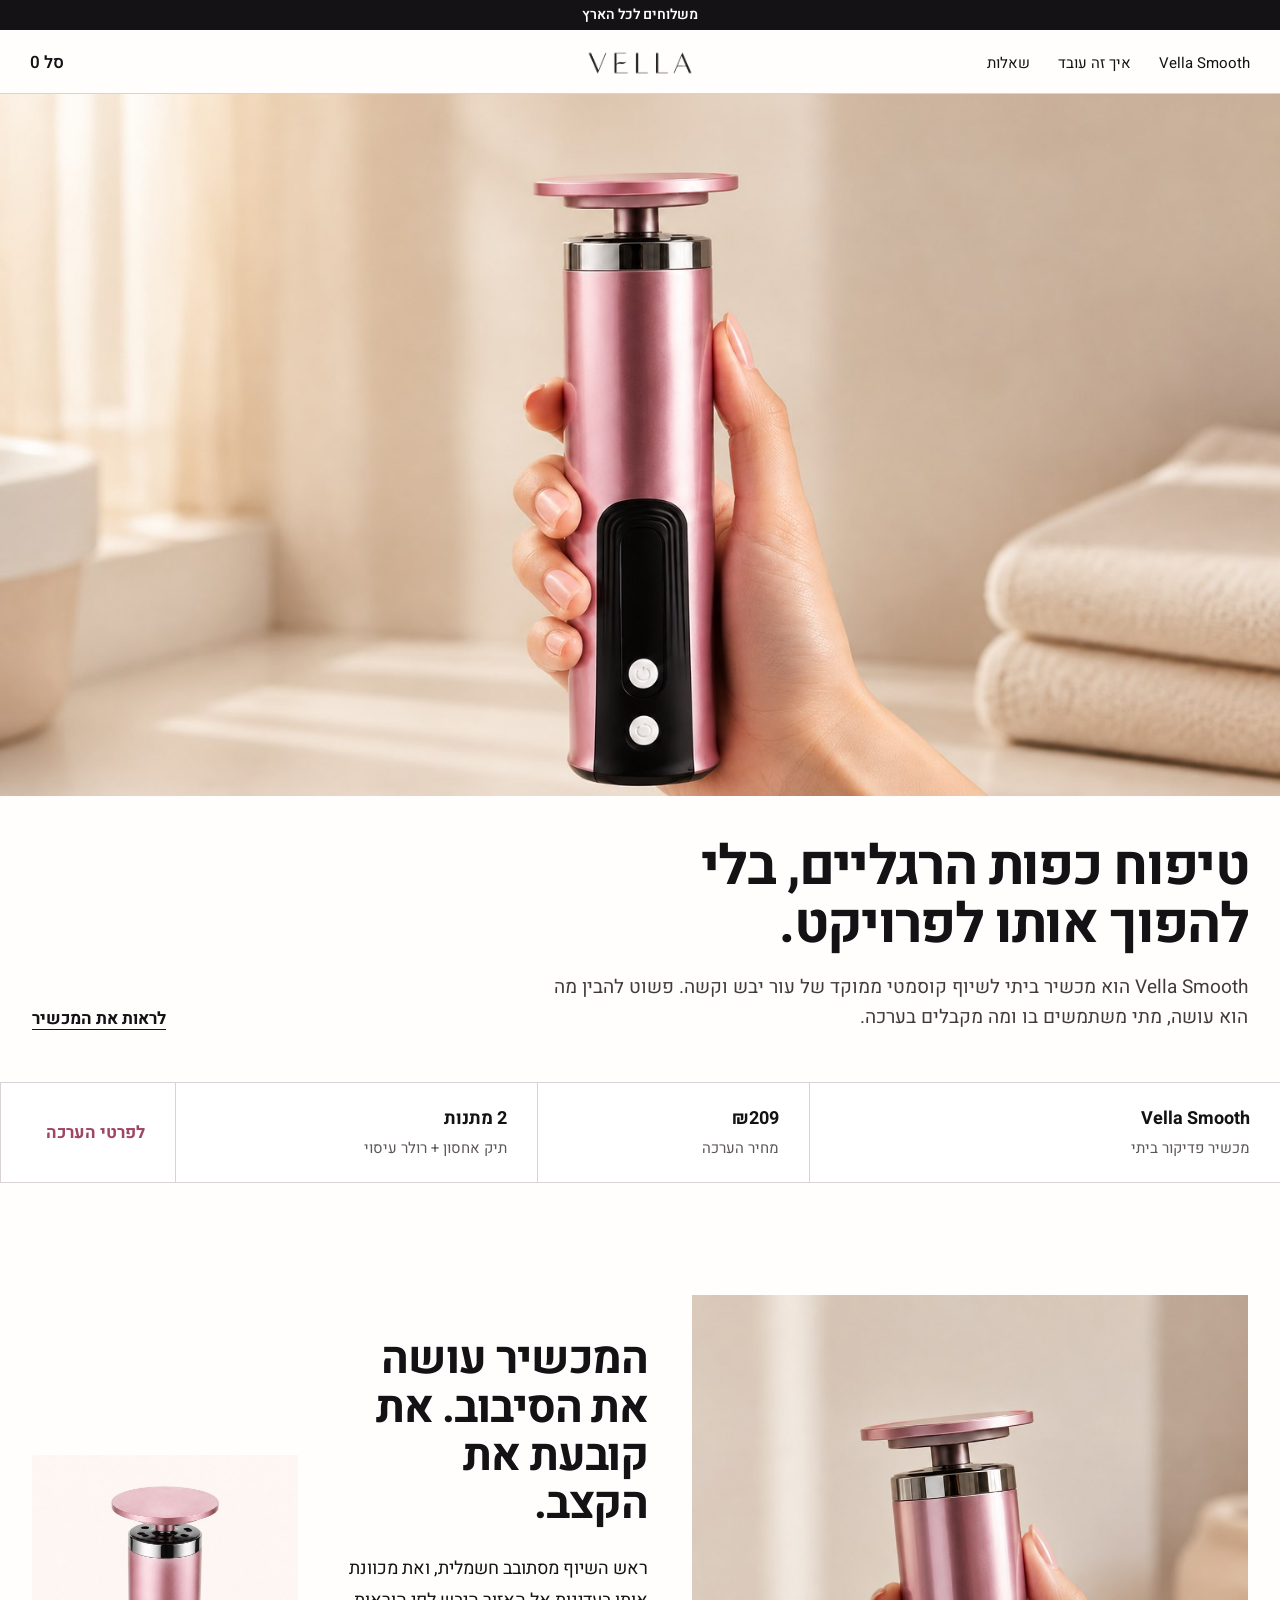
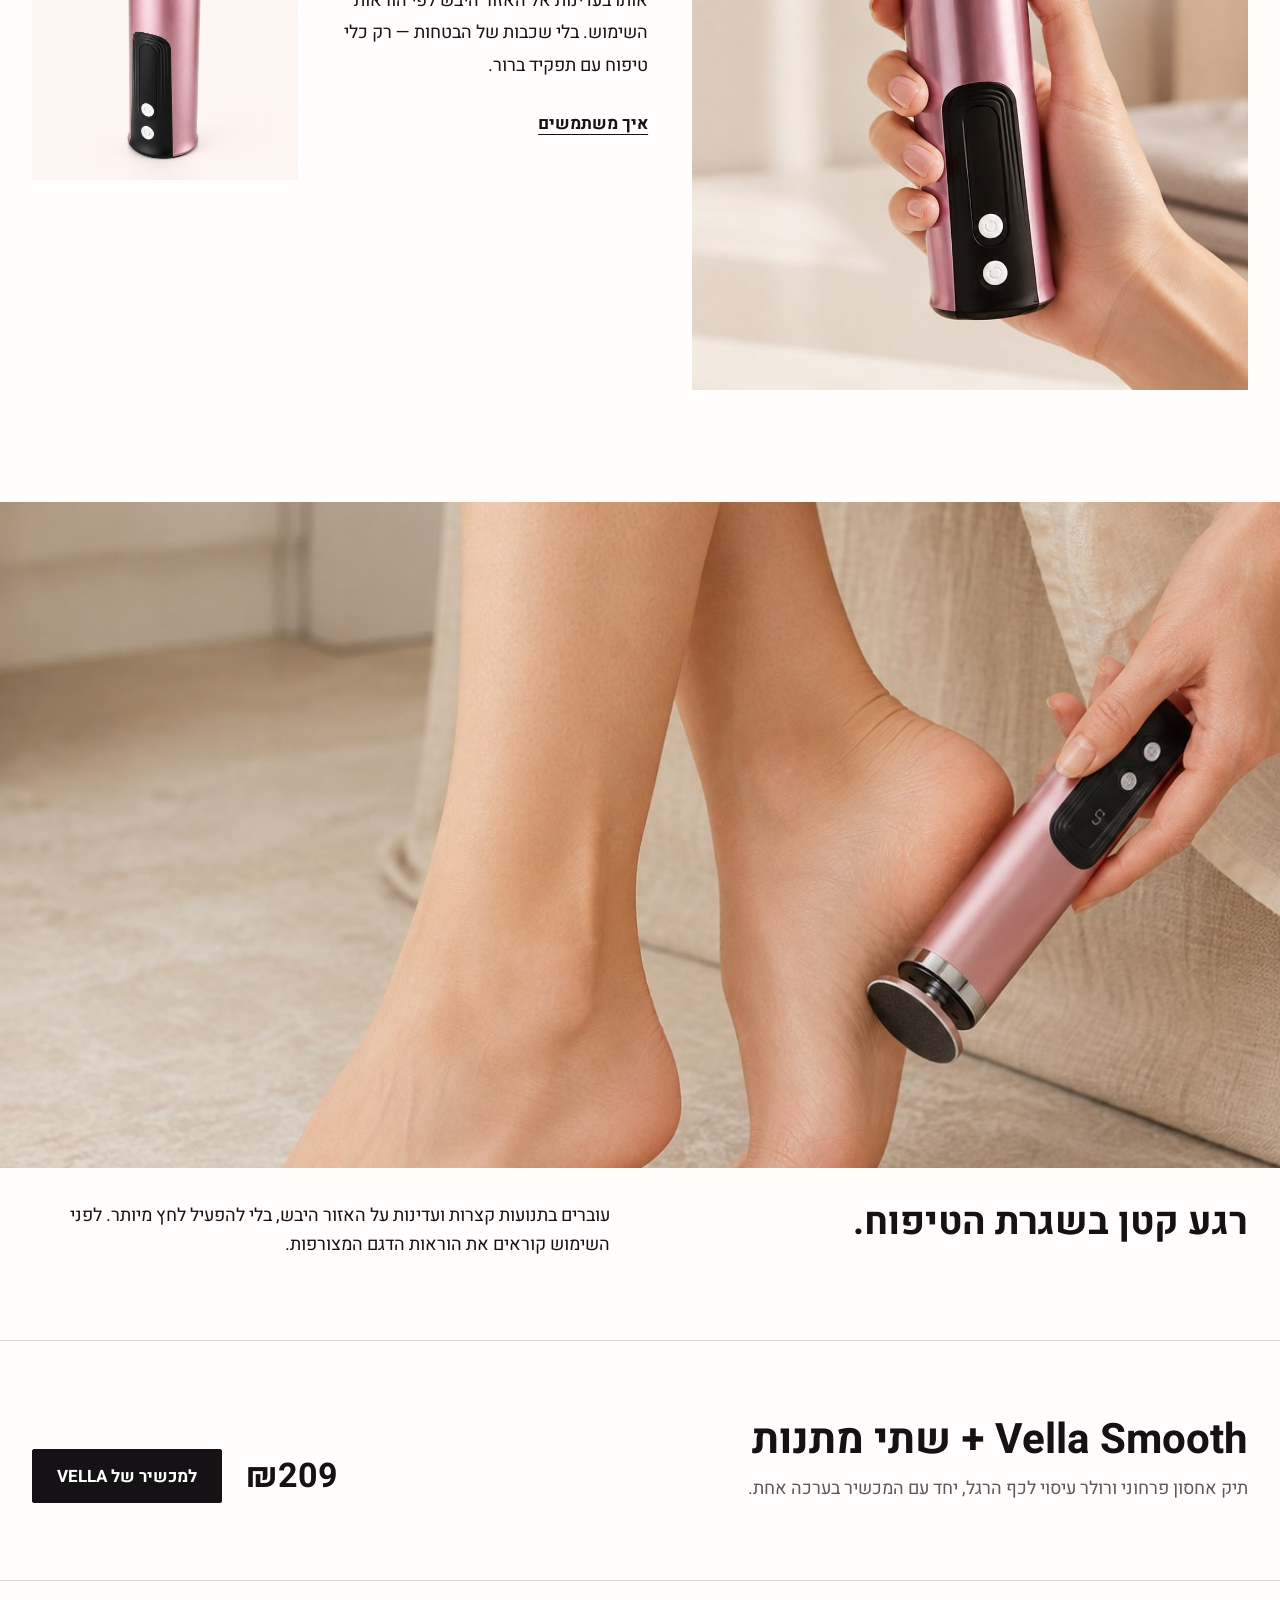
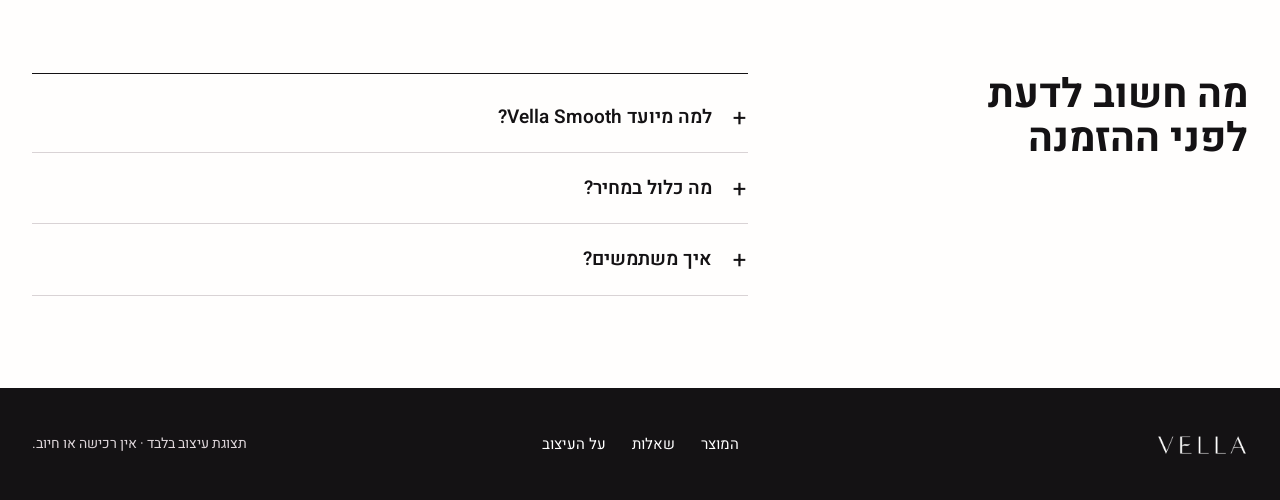
<file: index.html>
<!doctype html><html lang="he" dir="rtl"><head><meta charset="utf-8"><meta name="viewport" content="width=device-width,initial-scale=1"><title>VELLA — Vella Smooth</title><meta name="description" content="Vella Smooth — מכשיר פדיקור ביתי לשיוף קוסמטי של עור יבש וקשה בכפות הרגליים."><link rel="preconnect" href="https://fonts.googleapis.com"><link rel="preconnect" href="https://fonts.gstatic.com" crossorigin><link href="https://fonts.googleapis.com/css2?family=Heebo:wght@400;500;600;700&display=swap" rel="stylesheet"><link rel="stylesheet" href="styles.css"></head><body data-page="home">
<a class="skip" href="#main">דלגי לתוכן</a><div class="notice">משלוחים לכל הארץ</div><header class="header"><button class="menu-button" type="button" aria-label="פתיחת תפריט"><span></span><span></span></button><a class="logo" href="index.html"><img src="assets/vella-logo-charcoal.png" alt="VELLA"></a><nav class="desktop-nav"><a href="product.html">Vella Smooth</a><a href="#how">איך זה עובד</a><a href="#questions">שאלות</a></nav><button class="cart-button" type="button" data-cart-open>סל <span data-cart-count>0</span></button></header>
<main id="main"><section class="campaign"><img src="assets/vella-supplier-home-hero-v2.jpg" alt="Vella Smooth מוחזק ביד" fetchpriority="high"></section>
<section class="campaign-caption"><div class="caption-copy"><h1>טיפוח כפות הרגליים, בלי להפוך אותו לפרויקט.</h1><p>Vella Smooth הוא מכשיר ביתי לשיוף קוסמטי ממוקד של עור יבש וקשה. פשוט להבין מה הוא עושה, מתי משתמשים בו ומה מקבלים בערכה.</p></div><a class="text-arrow" href="product.html">לראות את המכשיר</a></section>
<section class="merch-rail"><div><strong>Vella Smooth</strong><span>מכשיר פדיקור ביתי</span></div><div><strong>₪209</strong><span>מחיר הערכה</span></div><div><strong>2 מתנות</strong><span>תיק אחסון + רולר עיסוי</span></div><a class="buy-link" href="product.html">לפרטי הערכה</a></section>
<section class="editorial-grid" id="how"><figure class="editorial-main"><img src="assets/vella-supplier-in-hand-v2.jpg" alt="Vella Smooth מוחזק ביד" loading="lazy"></figure><div class="editorial-copy"><h2>המכשיר עושה את הסיבוב. את קובעת את הקצב.</h2><p>ראש השיוף מסתובב חשמלית, ואת מכוונת אותו בעדינות אל האזור היבש לפי הוראות השימוש. בלי שכבות של הבטחות — רק כלי טיפוח עם תפקיד ברור.</p><a href="product.html#usage">איך משתמשים</a></div><figure class="editorial-detail"><img src="assets/vella-supplier-detail-v2.jpg" alt="תקריב של Vella Smooth" loading="lazy"></figure></section>
<section class="use-feature"><img src="assets/vella-supplier-in-use-v2.jpg" alt="שימוש ב-Vella Smooth בכף הרגל" loading="lazy"><div class="use-copy"><h2>רגע קטן בשגרת הטיפוח.</h2><p>עוברים בתנועות קצרות ועדינות על האזור היבש, בלי להפעיל לחץ מיותר. לפני השימוש קוראים את הוראות הדגם המצורפות.</p></div></section>
<section class="offer-line"><div><h2>Vella Smooth + שתי מתנות</h2><p>תיק אחסון פרחוני ורולר עיסוי לכף הרגל, יחד עם המכשיר בערכה אחת.</p></div><div class="offer-action"><strong>₪209</strong><a class="button" href="product.html">למכשיר של VELLA</a></div></section>
<section class="questions" id="questions"><header><h2>מה חשוב לדעת לפני ההזמנה</h2></header><div class="faq"><details><summary>למה מיועד Vella Smooth?</summary><p>לשיוף קוסמטי של עור יבש וקשה בכפות הרגליים, בהתאם להוראות השימוש.</p></details><details><summary>מה כלול במחיר?</summary><p>Vella Smooth, ובמתנה תיק אחסון פרחוני ורולר עיסוי לכף הרגל.</p></details><details><summary>איך משתמשים?</summary><p>מתחילים בעדינות, עוברים בתנועות קצרות ופועלים לפי ההוראות המצורפות.</p></details></div></section></main>
<footer class="footer"><img src="assets/vella-logo-white.png" alt="VELLA"><div class="footer-links"><a href="product.html">המוצר</a><a href="#questions">שאלות</a><a href="compare.html">על העיצוב</a></div><p>תצוגת עיצוב בלבד · אין רכישה או חיוב.</p></footer>
<div class="drawer-scrim" data-scrim hidden></div><aside class="cart-drawer" data-cart aria-hidden="true"><button class="drawer-close" type="button" data-cart-close>סגירה</button><h2>הסל שלך</h2><p data-cart-empty>עדיין לא הוספת מוצר.</p><div class="cart-line" data-cart-line hidden><img src="assets/vella-supplier-detail-v2.jpg" alt=""><div><strong>Vella Smooth</strong><span data-cart-line-total>₪209</span></div></div><p class="drawer-note">Preview בלבד. לא נוצרת הזמנה ולא מתבצע חיוב.</p></aside><script src="app.js"></script></body></html>
</file>
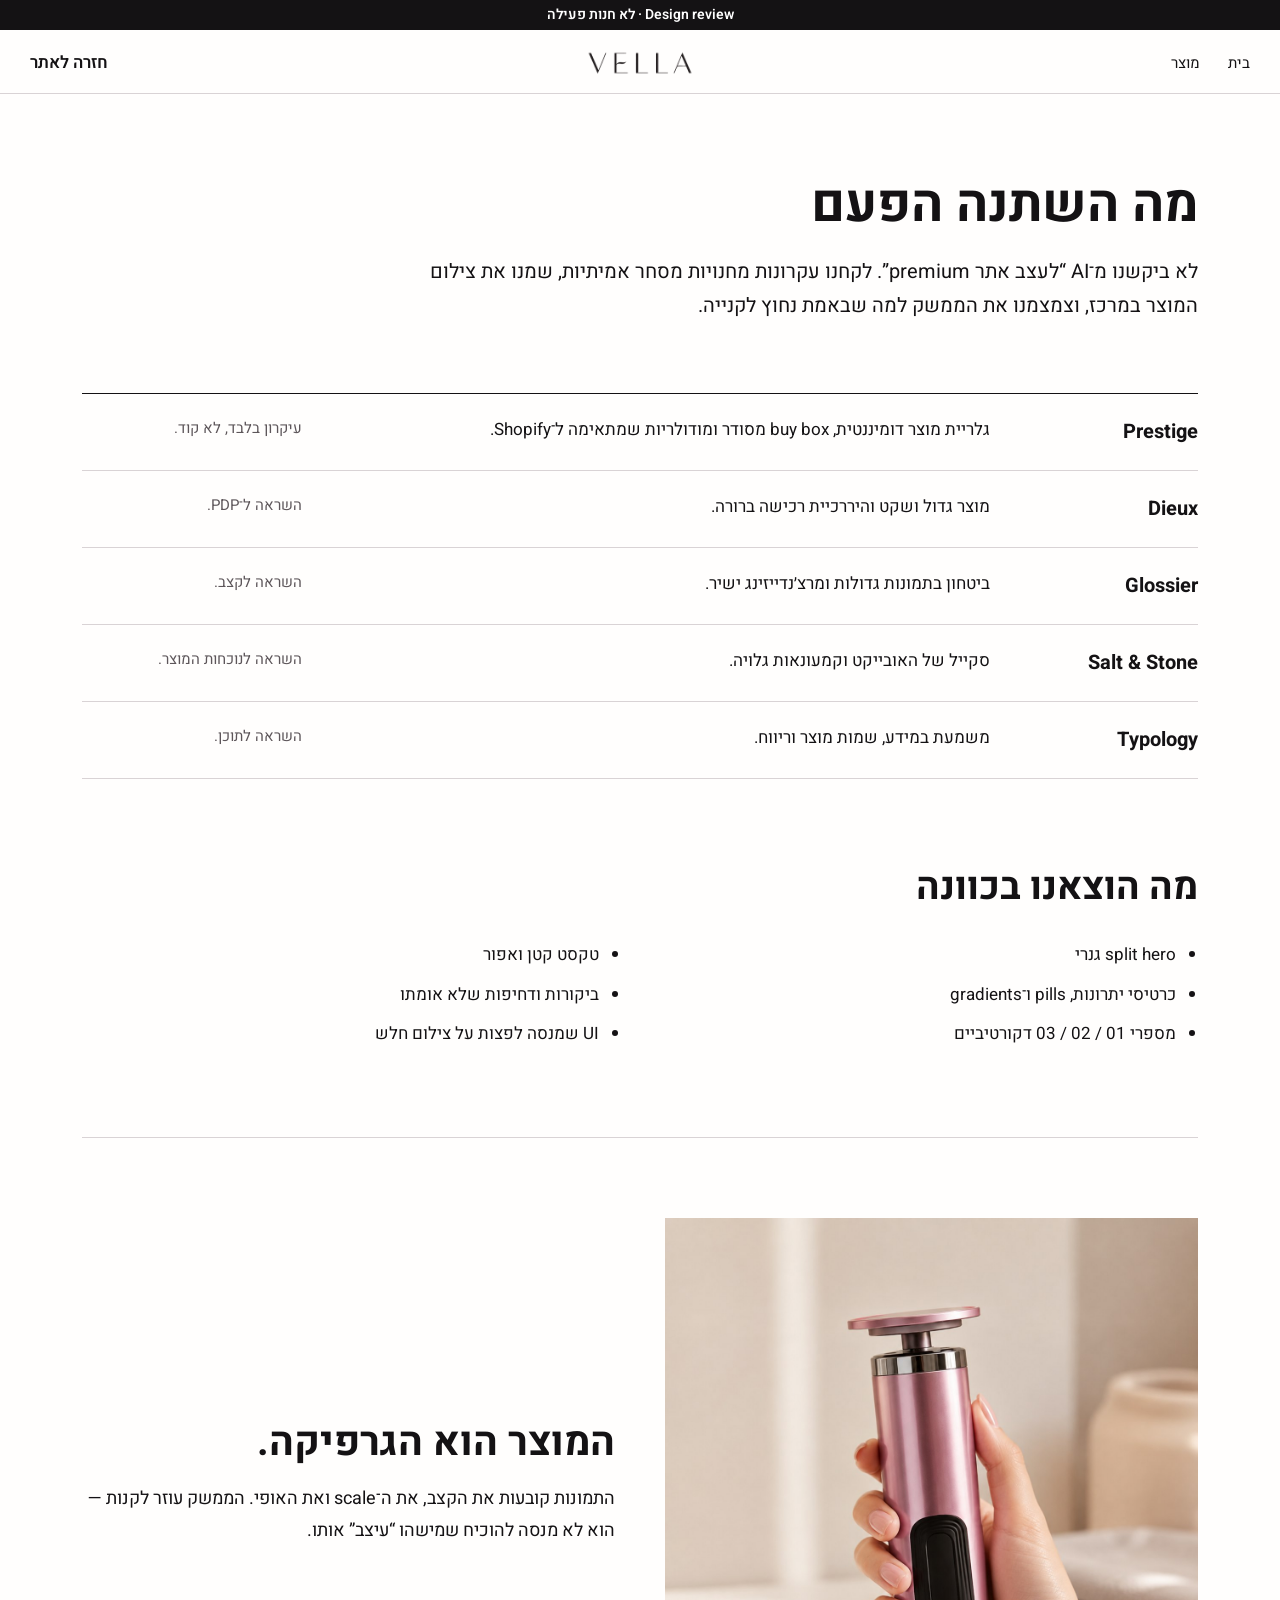
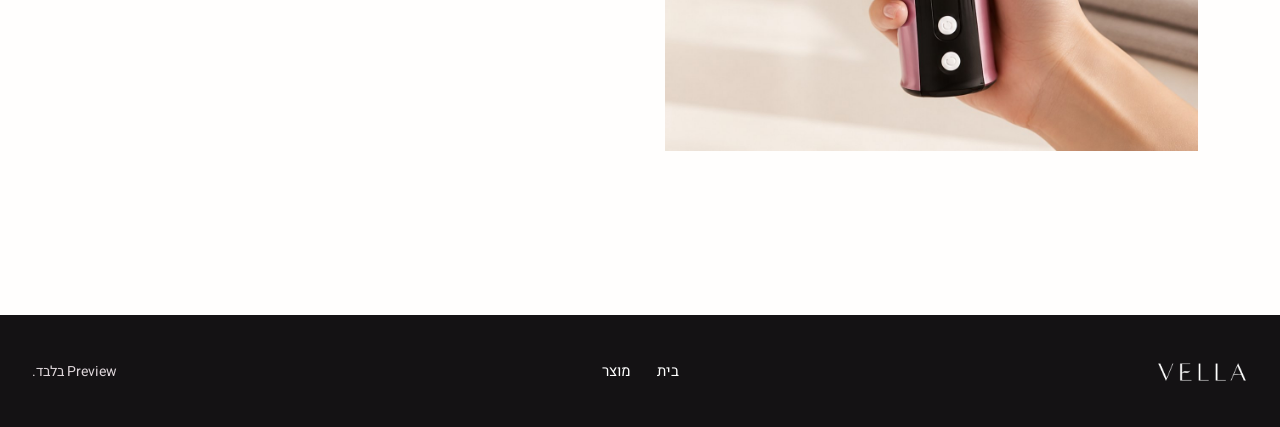
<file: compare.html>
<!doctype html><html lang="he" dir="rtl"><head><meta charset="utf-8"><meta name="viewport" content="width=device-width,initial-scale=1"><title>VELLA — מאחורי הכיוון החדש</title><link rel="preconnect" href="https://fonts.googleapis.com"><link rel="preconnect" href="https://fonts.gstatic.com" crossorigin><link href="https://fonts.googleapis.com/css2?family=Heebo:wght@400;500;600;700&display=swap" rel="stylesheet"><link rel="stylesheet" href="styles.css"></head><body data-page="compare"><a class="skip" href="#main">דלגי לתוכן</a><div class="notice">Design review · לא חנות פעילה</div><header class="header"><span class="menu-placeholder"></span><a class="logo" href="index.html"><img src="assets/vella-logo-charcoal.png" alt="VELLA"></a><nav class="desktop-nav"><a href="index.html">בית</a><a href="product.html">מוצר</a></nav><a class="review-back" href="index.html">חזרה לאתר</a></header>
<main id="main" class="compare-page"><header class="compare-intro"><h1>מה השתנה הפעם</h1><p>לא ביקשנו מ־AI “לעצב אתר premium”. לקחנו עקרונות מחנויות מסחר אמיתיות, שמנו את צילום המוצר במרכז, וצמצמנו את הממשק למה שבאמת נחוץ לקנייה.</p></header>
<section class="reference-table"><div class="reference-row"><strong>Prestige</strong><p>גלריית מוצר דומיננטית, buy box מסודר ומודולריות שמתאימה ל־Shopify.</p><span>עיקרון בלבד, לא קוד.</span></div><div class="reference-row"><strong>Dieux</strong><p>מוצר גדול ושקט והיררכיית רכישה ברורה.</p><span>השראה ל־PDP.</span></div><div class="reference-row"><strong>Glossier</strong><p>ביטחון בתמונות גדולות ומרצ׳נדייזינג ישיר.</p><span>השראה לקצב.</span></div><div class="reference-row"><strong>Salt & Stone</strong><p>סקייל של האובייקט וקמעונאות גלויה.</p><span>השראה לנוכחות המוצר.</span></div><div class="reference-row"><strong>Typology</strong><p>משמעת במידע, שמות מוצר וריווח.</p><span>השראה לתוכן.</span></div></section>
<section class="removed"><h2>מה הוצאנו בכוונה</h2><ul><li>split hero גנרי</li><li>כרטיסי יתרונות, pills ו־gradients</li><li>מספרי 01 / 02 / 03 דקורטיביים</li><li>טקסט קטן ואפור</li><li>ביקורות ודחיפות שלא אומתו</li><li>UI שמנסה לפצות על צילום חלש</li></ul></section>
<section class="principle-photo"><img src="assets/vella-supplier-in-hand-v2.jpg" alt="Vella Smooth מוחזק ביד"><div><h2>המוצר הוא הגרפיקה.</h2><p>התמונות קובעות את הקצב, את ה־scale ואת האופי. הממשק עוזר לקנות — הוא לא מנסה להוכיח שמישהו “עיצב” אותו.</p></div></section></main><footer class="footer"><img src="assets/vella-logo-white.png" alt="VELLA"><div class="footer-links"><a href="index.html">בית</a><a href="product.html">מוצר</a></div><p>Preview בלבד.</p></footer></body></html>
</file>
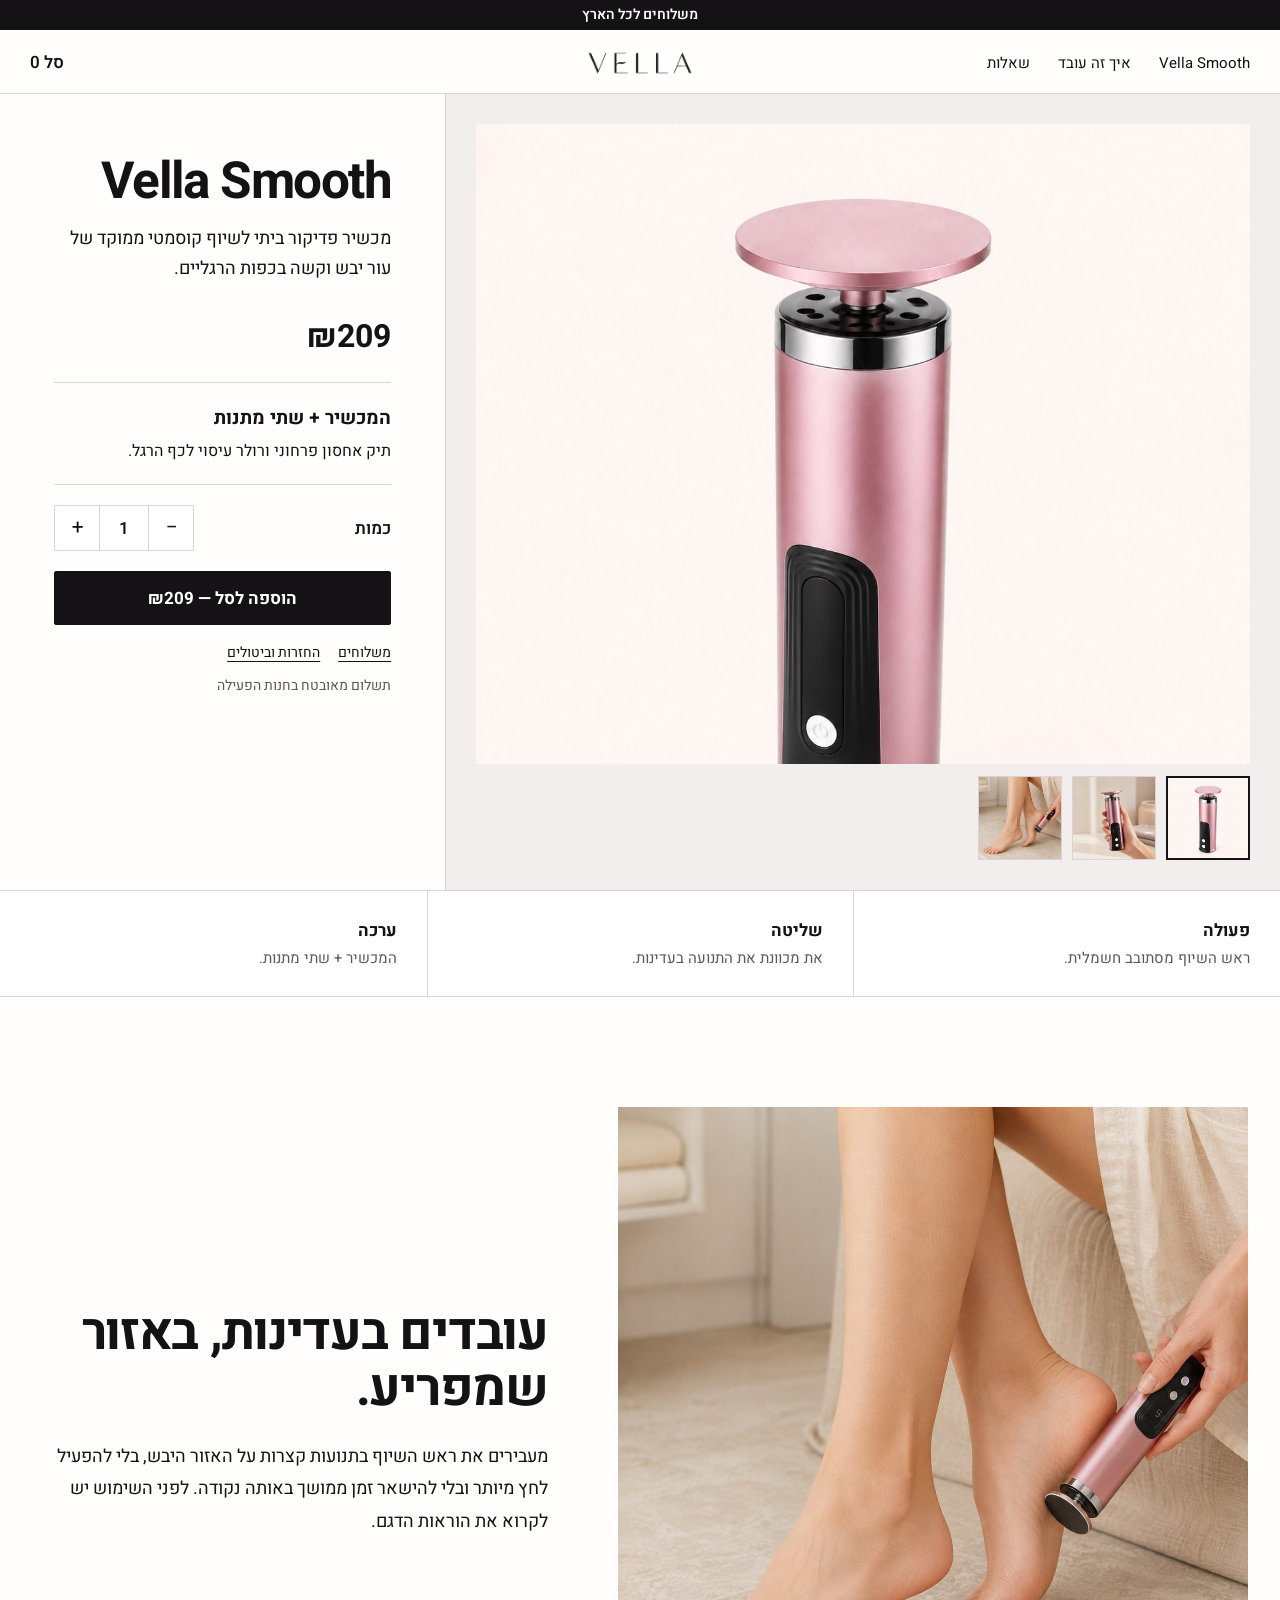
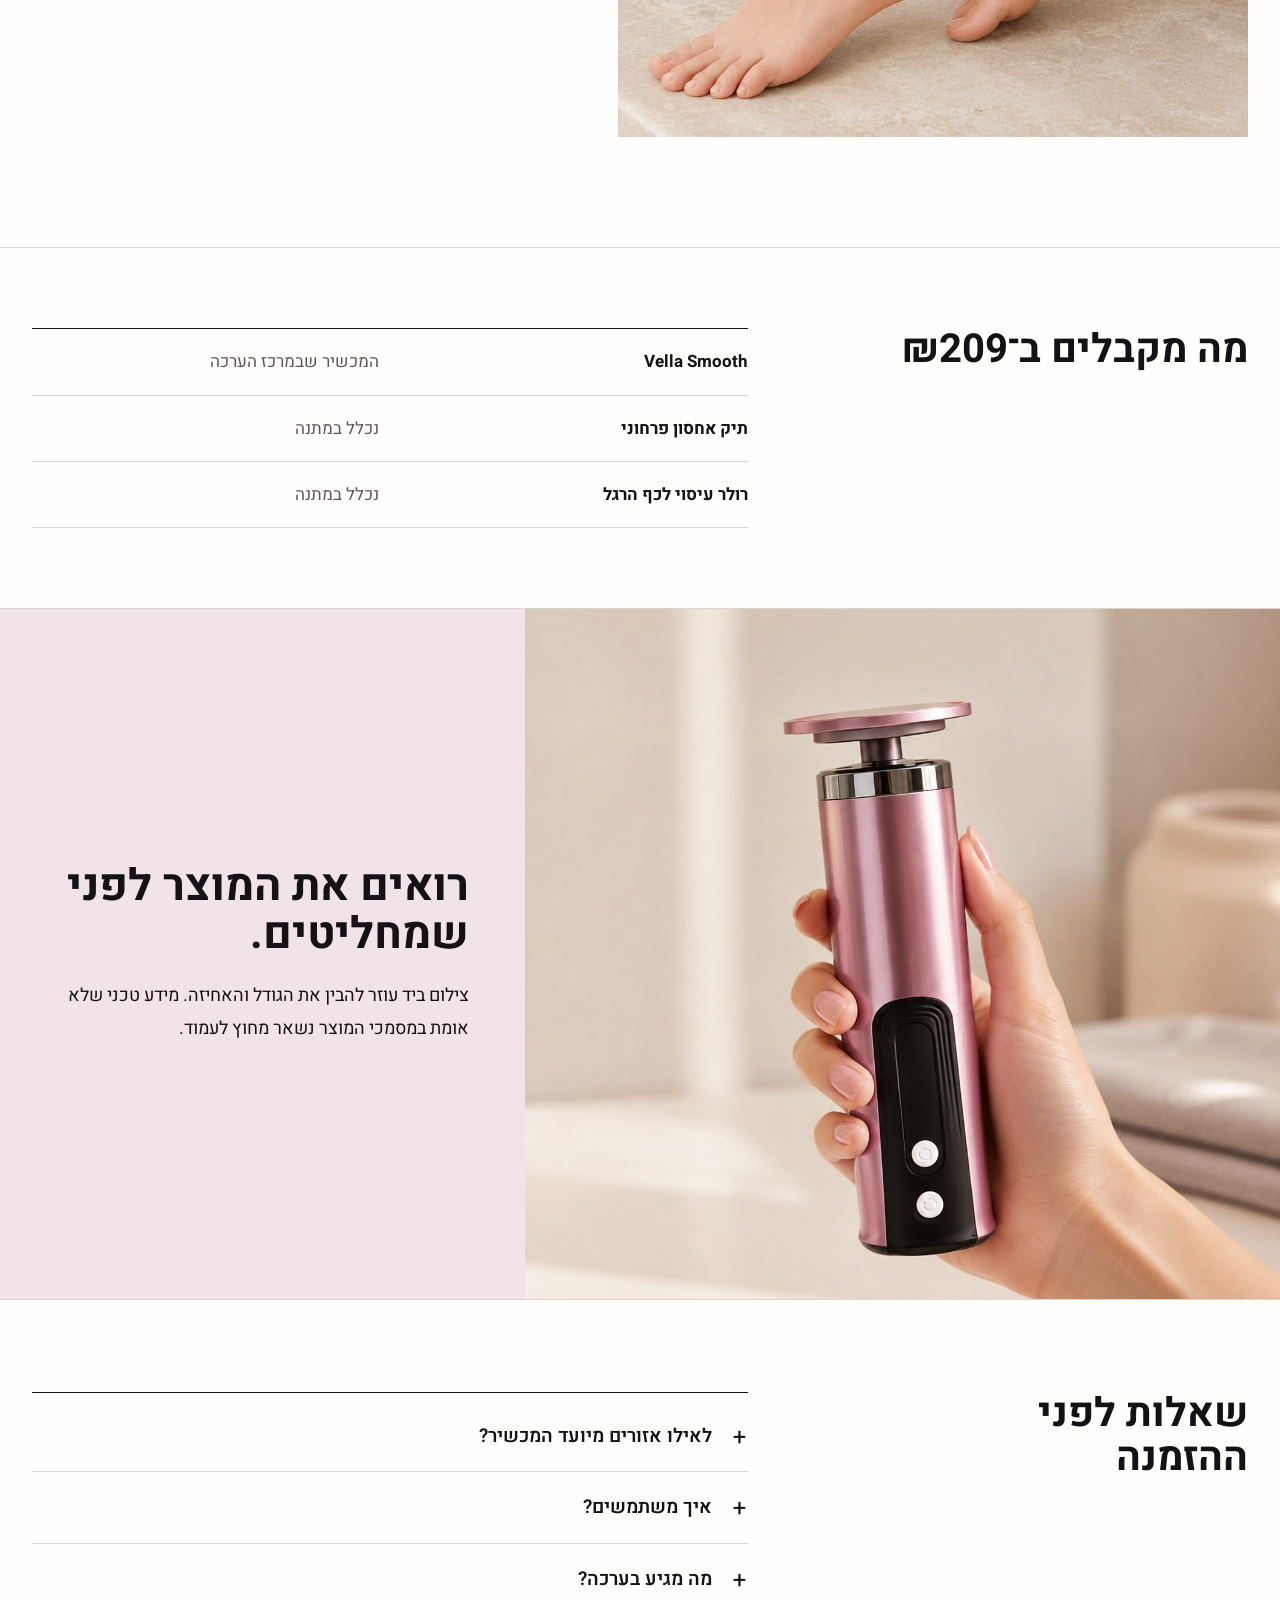
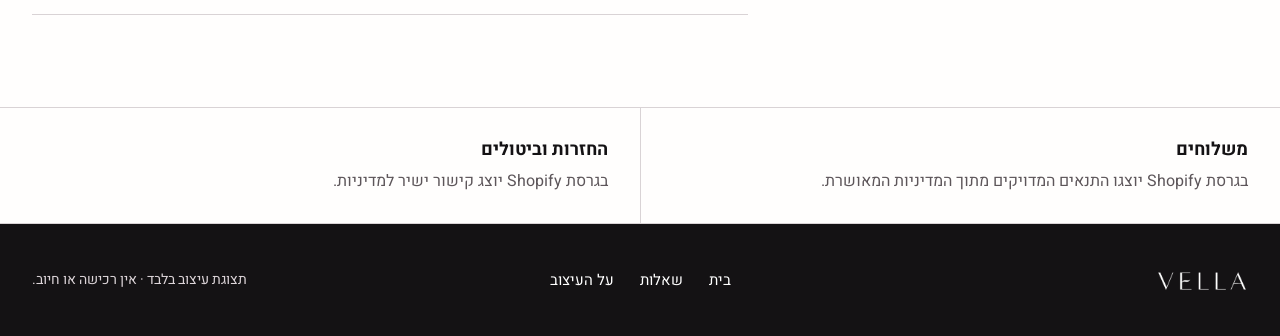
<file: product.html>
<!doctype html><html lang="he" dir="rtl"><head><meta charset="utf-8"><meta name="viewport" content="width=device-width,initial-scale=1"><title>Vella Smooth — VELLA</title><link rel="preconnect" href="https://fonts.googleapis.com"><link rel="preconnect" href="https://fonts.gstatic.com" crossorigin><link href="https://fonts.googleapis.com/css2?family=Heebo:wght@400;500;600;700&display=swap" rel="stylesheet"><link rel="stylesheet" href="styles.css"></head><body data-page="product">
<a class="skip" href="#main">דלגי לתוכן</a><div class="notice">משלוחים לכל הארץ</div><header class="header"><button class="menu-button" type="button" aria-label="פתיחת תפריט"><span></span><span></span></button><a class="logo" href="index.html"><img src="assets/vella-logo-charcoal.png" alt="VELLA"></a><nav class="desktop-nav"><a href="product.html">Vella Smooth</a><a href="#usage">איך זה עובד</a><a href="#questions">שאלות</a></nav><button class="cart-button" type="button" data-cart-open>סל <span data-cart-count>0</span></button></header>
<main id="main"><section class="pdp"><div class="gallery"><div class="gallery-main"><img data-main-image src="assets/vella-supplier-detail-v2.jpg" alt="Vella Smooth — תצוגת מוצר" fetchpriority="high"></div><div class="thumbs"><button class="thumb active" type="button" data-thumb="assets/vella-supplier-detail-v2.jpg" data-alt="Vella Smooth — תצוגת מוצר"><img src="assets/vella-supplier-detail-v2.jpg" alt=""></button><button class="thumb" type="button" data-thumb="assets/vella-supplier-in-hand-v2.jpg" data-alt="Vella Smooth מוחזק ביד"><img src="assets/vella-supplier-in-hand-v2.jpg" alt=""></button><button class="thumb" type="button" data-thumb="assets/vella-supplier-in-use-v2.jpg" data-alt="Vella Smooth בזמן שימוש"><img src="assets/vella-supplier-in-use-v2.jpg" alt=""></button></div></div>
<div class="buybox"><h1>Vella Smooth</h1><p class="product-description">מכשיר פדיקור ביתי לשיוף קוסמטי ממוקד של עור יבש וקשה בכפות הרגליים.</p><div class="product-price">₪209</div><div class="bundle"><strong>המכשיר + שתי מתנות</strong><p>תיק אחסון פרחוני ורולר עיסוי לכף הרגל.</p></div><div class="quantity-row"><span>כמות</span><div class="quantity-control"><button type="button" data-minus>−</button><output data-quantity>1</output><button type="button" data-plus>+</button></div></div><button class="button add-button" type="button" data-add>הוספה לסל — ₪209</button><div class="buy-meta"><a href="#policies">משלוחים</a><a href="#policies">החזרות וביטולים</a><span>תשלום מאובטח בחנות הפעילה</span></div></div></section>
<section class="product-facts"><div><strong>פעולה</strong><span>ראש השיוף מסתובב חשמלית.</span></div><div><strong>שליטה</strong><span>את מכוונת את התנועה בעדינות.</span></div><div><strong>ערכה</strong><span>המכשיר + שתי מתנות.</span></div></section>
<section class="usage" id="usage"><figure><img src="assets/vella-supplier-in-use-v2.jpg" alt="שימוש ב-Vella Smooth בכף הרגל" loading="lazy"></figure><div><h2>עובדים בעדינות, באזור שמפריע.</h2><p>מעבירים את ראש השיוף בתנועות קצרות על האזור היבש, בלי להפעיל לחץ מיותר ובלי להישאר זמן ממושך באותה נקודה. לפני השימוש יש לקרוא את הוראות הדגם.</p></div></section>
<section class="included"><header><h2>מה מקבלים ב־₪209</h2></header><dl><div><dt>Vella Smooth</dt><dd>המכשיר שבמרכז הערכה</dd></div><div><dt>תיק אחסון פרחוני</dt><dd>נכלל במתנה</dd></div><div><dt>רולר עיסוי לכף הרגל</dt><dd>נכלל במתנה</dd></div></dl></section>
<section class="scale-section"><img src="assets/vella-supplier-in-hand-v2.jpg" alt="Vella Smooth מוחזק ביד" loading="lazy"><div><h2>רואים את המוצר לפני שמחליטים.</h2><p>צילום ביד עוזר להבין את הגודל והאחיזה. מידע טכני שלא אומת במסמכי המוצר נשאר מחוץ לעמוד.</p></div></section>
<section class="questions product-questions" id="questions"><header><h2>שאלות לפני ההזמנה</h2></header><div class="faq"><details><summary>לאילו אזורים מיועד המכשיר?</summary><p>לטיפול קוסמטי באזורים יבשים וקשים בכפות הרגליים בלבד.</p></details><details><summary>איך משתמשים?</summary><p>מתחילים בעדינות ופועלים לפי ההוראות המצורפות לדגם.</p></details><details><summary>מה מגיע בערכה?</summary><p>Vella Smooth ובמתנה תיק אחסון פרחוני ורולר עיסוי לכף הרגל.</p></details></div></section>
<section class="policies" id="policies"><div><strong>משלוחים</strong><p>בגרסת Shopify יוצגו התנאים המדויקים מתוך המדיניות המאושרת.</p></div><div><strong>החזרות וביטולים</strong><p>בגרסת Shopify יוצג קישור ישיר למדיניות.</p></div></section></main>
<footer class="footer"><img src="assets/vella-logo-white.png" alt="VELLA"><div class="footer-links"><a href="index.html">בית</a><a href="#questions">שאלות</a><a href="compare.html">על העיצוב</a></div><p>תצוגת עיצוב בלבד · אין רכישה או חיוב.</p></footer>
<div class="drawer-scrim" data-scrim hidden></div><aside class="cart-drawer" data-cart aria-hidden="true"><button class="drawer-close" type="button" data-cart-close>סגירה</button><h2>הסל שלך</h2><p data-cart-empty>עדיין לא הוספת מוצר.</p><div class="cart-line" data-cart-line hidden><img src="assets/vella-supplier-detail-v2.jpg" alt=""><div><strong>Vella Smooth</strong><span data-cart-line-total>₪209</span></div></div><p class="drawer-note">Preview בלבד. לא נוצרת הזמנה ולא מתבצע חיוב.</p></aside><script src="app.js"></script></body></html>
</file>
<file: styles.css>
:root{--ink:#141214;--paper:#fffefd;--white:#fff;--rose:#9e4663;--rose-soft:#f0e4e8;--line:#d9d3d5;--muted:#5d565a;--header:64px}
*{box-sizing:border-box}html{scroll-behavior:smooth}body{margin:0;background:var(--paper);color:var(--ink);font-family:Heebo,Arial,sans-serif;font-size:17px;line-height:1.6}img{display:block;max-width:100%}a{color:inherit}button{font:inherit;color:inherit}.skip{position:fixed;top:8px;right:8px;z-index:100;background:var(--ink);color:#fff;padding:10px 14px;transform:translateY(-160%)}.skip:focus{transform:none}.notice{height:30px;display:flex;align-items:center;justify-content:center;background:var(--ink);color:#fff;font-size:14px;font-weight:600}.header{height:var(--header);display:grid;grid-template-columns:1fr auto 1fr;align-items:center;padding:0 30px;background:rgba(255,254,253,.97);border-bottom:1px solid var(--line);position:sticky;top:0;z-index:30}.logo{grid-column:2;grid-row:1}.logo img{width:108px}.desktop-nav{grid-column:1;grid-row:1;justify-self:start;display:flex;gap:28px}.desktop-nav a{text-decoration:none;font-size:15px;padding:21px 0}.cart-button,.review-back{grid-column:3;grid-row:1;justify-self:end;border:0;background:none;text-decoration:none;padding:12px 0;cursor:pointer;font-weight:600}.menu-button,.menu-placeholder{display:none}

/* HOME */
.campaign{height:min(78vh,860px);min-height:600px;background:#eaded7;overflow:hidden}.campaign img{width:100%;height:100%;object-fit:cover;object-position:center}.campaign-caption{display:grid;grid-template-columns:minmax(0,1fr) auto;gap:50px;align-items:end;padding:42px 32px 50px;border-bottom:1px solid var(--line);max-width:1500px;margin:auto}.caption-copy{max-width:850px}.caption-copy h1{font-size:clamp(38px,4.3vw,62px);line-height:1.05;letter-spacing:-.03em;margin:0 0 18px;max-width:18ch}.caption-copy p{font-size:19px;max-width:65ch;margin:0;color:#403a3d}.text-arrow{font-weight:700;text-underline-offset:5px;white-space:nowrap}.merch-rail{display:grid;grid-template-columns:1.3fr .75fr 1fr auto;background:#fff;border-bottom:1px solid var(--line)}.merch-rail>div,.merch-rail>a{padding:22px 30px;border-left:1px solid var(--line)}.merch-rail strong,.merch-rail span{display:block}.merch-rail strong{font-size:18px}.merch-rail span{font-size:15px;color:var(--muted);margin-top:2px}.buy-link{display:flex;align-items:center;text-decoration:none;font-weight:700;color:var(--rose);min-width:175px}.editorial-grid{max-width:1440px;margin:0 auto;padding:112px 32px;display:grid;grid-template-columns:1.15fr .7fr .55fr;gap:28px;align-items:start}.editorial-main{margin:0}.editorial-main img{width:100%;aspect-ratio:4/5;object-fit:cover}.editorial-detail{margin:160px 0 0}.editorial-detail img{width:100%;aspect-ratio:1/1.22;object-fit:cover}.editorial-copy{padding:40px 16px 0}.editorial-copy h2{font-size:clamp(34px,3.5vw,52px);line-height:1.08;letter-spacing:-.025em;margin:0 0 24px}.editorial-copy p{font-size:18px;line-height:1.8;margin:0}.editorial-copy a{display:inline-block;margin-top:28px;font-weight:700;text-underline-offset:5px}.use-feature{max-width:1500px;margin:0 auto 0;display:grid;grid-template-columns:1fr}.use-feature>img{width:100%;height:min(74vh,780px);object-fit:cover}.use-copy{display:grid;grid-template-columns:1fr 1fr;gap:60px;padding:34px 32px 80px;border-bottom:1px solid var(--line)}.use-copy h2{font-size:38px;line-height:1.1;margin:0}.use-copy p{font-size:18px;margin:0;max-width:56ch}.offer-line{max-width:1440px;margin:auto;padding:76px 32px;display:flex;justify-content:space-between;align-items:flex-end;gap:60px;border-bottom:1px solid var(--line)}.offer-line h2{font-size:42px;line-height:1.1;margin:0 0 12px}.offer-line p{margin:0;color:var(--muted);font-size:18px}.offer-action{display:flex;align-items:center;gap:24px}.offer-action>strong{font-size:34px}.button{min-height:54px;display:inline-flex;align-items:center;justify-content:center;background:var(--ink);color:#fff;border:1px solid var(--ink);border-radius:2px;padding:0 24px;text-decoration:none;font-weight:700;cursor:pointer}.button:hover{background:#292529}.questions{max-width:1440px;margin:auto;padding:92px 32px;display:grid;grid-template-columns:.75fr 1.25fr;gap:70px}.questions header h2{font-size:40px;line-height:1.1;margin:0;max-width:13ch}.faq{border-top:1px solid var(--ink);padding-top:8px}.faq details{border-bottom:1px solid var(--line)}.faq summary{list-style:none;cursor:pointer;position:relative;padding:20px 36px 20px 2px;font-size:19px;font-weight:600}.faq summary::-webkit-details-marker{display:none}.faq summary:before{content:"+";position:absolute;right:2px;top:18px;font-size:24px;font-weight:400}.faq details[open] summary:before{content:"−"}.faq p{margin:0;padding:0 36px 22px 2px;font-size:17px;line-height:1.75;max-width:66ch}.footer{background:var(--ink);color:#fff;padding:44px 32px;display:grid;grid-template-columns:1fr auto 1fr;align-items:end;gap:30px}.footer img{width:92px;justify-self:start}.footer-links{display:flex;gap:26px}.footer-links a{text-decoration:none;font-size:15px}.footer p{justify-self:end;margin:0;color:#ddd5d9;font-size:14px}

/* PDP */
.pdp{display:grid;grid-template-columns:minmax(0,1.5fr) minmax(390px,.8fr);border-bottom:1px solid var(--line);min-height:760px}.gallery{padding:30px;background:#f3eeee;border-left:1px solid var(--line)}.gallery-main{height:640px;display:grid;place-items:center;background:#f7f2f0;overflow:hidden}.gallery-main img{width:100%;height:100%;object-fit:contain}.thumbs{display:flex;gap:10px;margin-top:12px}.thumb{width:84px;height:84px;border:1px solid var(--line);background:#fff;padding:0;cursor:pointer}.thumb.active{border:2px solid var(--ink)}.thumb img{width:100%;height:100%;object-fit:cover}.buybox{padding:62px 54px;position:sticky;top:94px;align-self:start}.buybox h1{font-size:clamp(42px,4vw,58px);line-height:1.05;letter-spacing:-.03em;margin:0 0 14px}.product-description{font-size:18px;line-height:1.7;margin:0;max-width:42ch}.product-price{font-size:32px;font-weight:700;padding:26px 0 20px;border-bottom:1px solid var(--line)}.bundle{padding:20px 0;border-bottom:1px solid var(--line)}.bundle strong{font-size:19px}.bundle p{margin:5px 0 0;font-size:16px}.quantity-row{display:flex;justify-content:space-between;align-items:center;padding:20px 0}.quantity-row>span{font-weight:600}.quantity-control{display:grid;grid-template-columns:44px 50px 44px;border:1px solid var(--line)}.quantity-control button,.quantity-control output{height:44px;border:0;background:#fff;display:grid;place-items:center}.quantity-control button{font-size:21px;cursor:pointer}.quantity-control output{border-inline:1px solid var(--line);font-weight:600}.add-button{width:100%;font-size:17px}.buy-meta{display:flex;flex-wrap:wrap;gap:10px 18px;margin-top:17px;font-size:14px}.buy-meta a{text-underline-offset:4px}.buy-meta span{color:var(--muted)}.product-facts{display:grid;grid-template-columns:repeat(3,1fr);border-bottom:1px solid var(--line);background:#fff}.product-facts>div{padding:26px 30px;border-left:1px solid var(--line)}.product-facts>div:last-child{border-left:0}.product-facts strong,.product-facts span{display:block}.product-facts strong{font-size:17px}.product-facts span{font-size:15px;color:var(--muted);margin-top:2px}.usage{max-width:1440px;margin:auto;padding:110px 32px;display:grid;grid-template-columns:1.1fr .9fr;gap:70px;align-items:center}.usage figure{margin:0}.usage img{width:100%;aspect-ratio:1/1;object-fit:cover}.usage h2{font-size:clamp(36px,4vw,54px);line-height:1.08;letter-spacing:-.025em;margin:0 0 24px}.usage p{font-size:18px;line-height:1.8;margin:0}.included{max-width:1440px;margin:auto;padding:80px 32px;border-block:1px solid var(--line);display:grid;grid-template-columns:.75fr 1.25fr;gap:70px}.included h2{font-size:40px;line-height:1.1;margin:0}.included dl{margin:0;border-top:1px solid var(--ink)}.included dl>div{display:grid;grid-template-columns:1fr 1fr;gap:22px;padding:19px 0;border-bottom:1px solid var(--line)}.included dt{font-weight:700}.included dd{margin:0;color:var(--muted)}.scale-section{display:grid;grid-template-columns:1.18fr .82fr;background:var(--rose-soft)}.scale-section img{width:100%;height:690px;object-fit:cover}.scale-section>div{padding:70px 56px;align-self:center}.scale-section h2{font-size:44px;line-height:1.08;margin:0 0 22px}.scale-section p{font-size:18px;line-height:1.8;margin:0}.product-questions{border-top:1px solid var(--line)}.policies{max-width:1440px;margin:auto;display:grid;grid-template-columns:1fr 1fr;border-block:1px solid var(--line)}.policies>div{padding:28px 32px;border-left:1px solid var(--line)}.policies>div:last-child{border-left:0}.policies strong{font-size:18px}.policies p{margin:4px 0 0;color:var(--muted);font-size:16px}

/* COMPARE */
.compare-page{max-width:1180px;margin:auto;padding:84px 32px}.compare-intro{max-width:820px;margin-bottom:70px}.compare-intro h1{font-size:52px;line-height:1.05;margin:0 0 22px}.compare-intro p{font-size:20px;line-height:1.7;margin:0}.reference-table{border-top:1px solid var(--ink)}.reference-row{display:grid;grid-template-columns:180px 1fr 220px;gap:28px;padding:22px 0;border-bottom:1px solid var(--line);align-items:start}.reference-row strong{font-size:20px}.reference-row p,.reference-row span{margin:0}.reference-row span{font-size:15px;color:var(--muted)}.removed{padding:78px 0;border-bottom:1px solid var(--line)}.removed h2{font-size:38px;margin:0 0 24px}.removed ul{margin:0;padding-right:22px;columns:2;column-gap:60px}.removed li{margin-bottom:12px;break-inside:avoid}.principle-photo{display:grid;grid-template-columns:1fr 1fr;gap:50px;padding:80px 0;align-items:center}.principle-photo img{width:100%;aspect-ratio:1/1;object-fit:cover}.principle-photo h2{font-size:40px;line-height:1.1;margin:0 0 18px}.principle-photo p{font-size:18px;line-height:1.8;margin:0}

/* DRAWER */
.drawer-scrim{position:fixed;inset:0;background:rgba(20,18,20,.42);z-index:70}.cart-drawer{position:fixed;top:0;bottom:0;left:0;width:min(420px,100%);background:#fff;z-index:80;padding:26px 28px;transform:translateX(-100%);transition:transform .16s ease;border-right:1px solid var(--line)}.cart-drawer.open{transform:none}.drawer-close{border:0;background:none;padding:4px 0;text-decoration:underline;text-underline-offset:4px;cursor:pointer}.cart-drawer h2{font-size:32px;margin:36px 0 28px}.cart-line{display:grid;grid-template-columns:86px 1fr;gap:16px;align-items:center;padding:16px 0;border-block:1px solid var(--line)}.cart-line img{width:86px;height:86px;object-fit:cover}.cart-line span{display:block;margin-top:5px}.drawer-note{font-size:14px;color:var(--muted);margin-top:26px}

/* browser surfaces */
::selection{background:var(--rose);color:#fff}a,button,summary{outline-offset:4px}a:focus-visible,button:focus-visible,summary:focus-visible{outline:3px solid #315efb}

@media(max-width:900px){
.header{grid-template-columns:1fr auto 1fr;padding:0 18px}.menu-button{display:flex;grid-column:1;grid-row:1;justify-self:start;width:42px;height:42px;border:0;background:none;flex-direction:column;justify-content:center;gap:6px;padding:7px}.menu-button span{height:1px;background:var(--ink);width:24px}.logo{grid-column:2}.logo img{width:92px}.desktop-nav{display:none}.cart-button,.review-back{grid-column:3}.campaign{height:auto;min-height:0}.campaign img{height:auto;aspect-ratio:4/5;object-fit:cover}.campaign-caption{grid-template-columns:1fr;gap:22px;padding:32px 18px 38px}.caption-copy h1{font-size:42px;max-width:17ch}.caption-copy p{font-size:17px}.merch-rail{grid-template-columns:1fr 1fr}.merch-rail>div,.merch-rail>a{padding:18px;border-bottom:1px solid var(--line)}.editorial-grid{grid-template-columns:1fr 1fr;padding:72px 18px;gap:16px}.editorial-main{grid-column:1/3}.editorial-copy{padding:26px 0 0;grid-column:1}.editorial-detail{margin:58px 0 0;grid-column:2}.editorial-copy h2{font-size:36px}.editorial-copy p{font-size:17px}.use-feature>img{height:auto;aspect-ratio:4/5}.use-copy{grid-template-columns:1fr;padding:26px 18px 58px;gap:14px}.use-copy h2{font-size:34px}.use-copy p{font-size:17px}.offer-line{padding:56px 18px;flex-direction:column;align-items:flex-start;gap:28px}.offer-line h2{font-size:36px}.offer-action{width:100%;justify-content:space-between}.questions{grid-template-columns:1fr;gap:32px;padding:68px 18px}.questions header h2{font-size:36px;max-width:16ch}.footer{grid-template-columns:1fr;padding:38px 18px;align-items:start}.footer img,.footer p{justify-self:start}.footer-links{flex-wrap:wrap}
.pdp{grid-template-columns:1fr;min-height:0}.gallery{padding:12px;border-left:0}.gallery-main{height:auto;aspect-ratio:1/1}.thumbs{overflow-x:auto;padding-bottom:4px}.thumb{min-width:72px;width:72px;height:72px}.buybox{position:relative;top:auto;padding:38px 18px}.buybox h1{font-size:44px}.product-description{font-size:17px}.product-facts{grid-template-columns:1fr}.product-facts>div{border-left:0;border-bottom:1px solid var(--line);padding:20px 18px}.usage{grid-template-columns:1fr;padding:72px 18px;gap:32px}.usage figure{order:-1}.usage h2{font-size:38px}.usage p{font-size:17px}.included{grid-template-columns:1fr;padding:62px 18px;gap:30px}.included h2{font-size:36px}.scale-section{grid-template-columns:1fr}.scale-section img{height:auto;aspect-ratio:4/5}.scale-section>div{padding:48px 18px}.scale-section h2{font-size:38px}.policies{grid-template-columns:1fr}.policies>div{border-left:0;border-bottom:1px solid var(--line);padding:24px 18px}
.compare-page{padding:60px 18px}.compare-intro h1{font-size:42px}.compare-intro p{font-size:18px}.reference-row{grid-template-columns:1fr;gap:6px}.removed{padding:56px 0}.removed ul{columns:1}.principle-photo{grid-template-columns:1fr;gap:28px;padding:58px 0}
}
@media(max-width:520px){body{font-size:16px}.notice{font-size:13px}.header{height:58px}.caption-copy h1{font-size:38px}.merch-rail{grid-template-columns:1fr}.merch-rail>div,.merch-rail>a{border-left:0}.editorial-grid{grid-template-columns:1fr;padding:62px 16px}.editorial-main,.editorial-copy,.editorial-detail{grid-column:1}.editorial-detail{margin:8px 0 0}.editorial-copy{padding:18px 0 26px}.editorial-copy h2{font-size:34px}.offer-action{align-items:stretch;flex-direction:column}.offer-action .button{width:100%}.buybox h1{font-size:42px}.product-price{font-size:30px}.included dl>div{grid-template-columns:1fr;gap:2px}.compare-intro h1{font-size:38px}.principle-photo h2{font-size:34px}}
@media(prefers-reduced-motion:reduce){html{scroll-behavior:auto}.cart-drawer{transition:none}}
</file>
